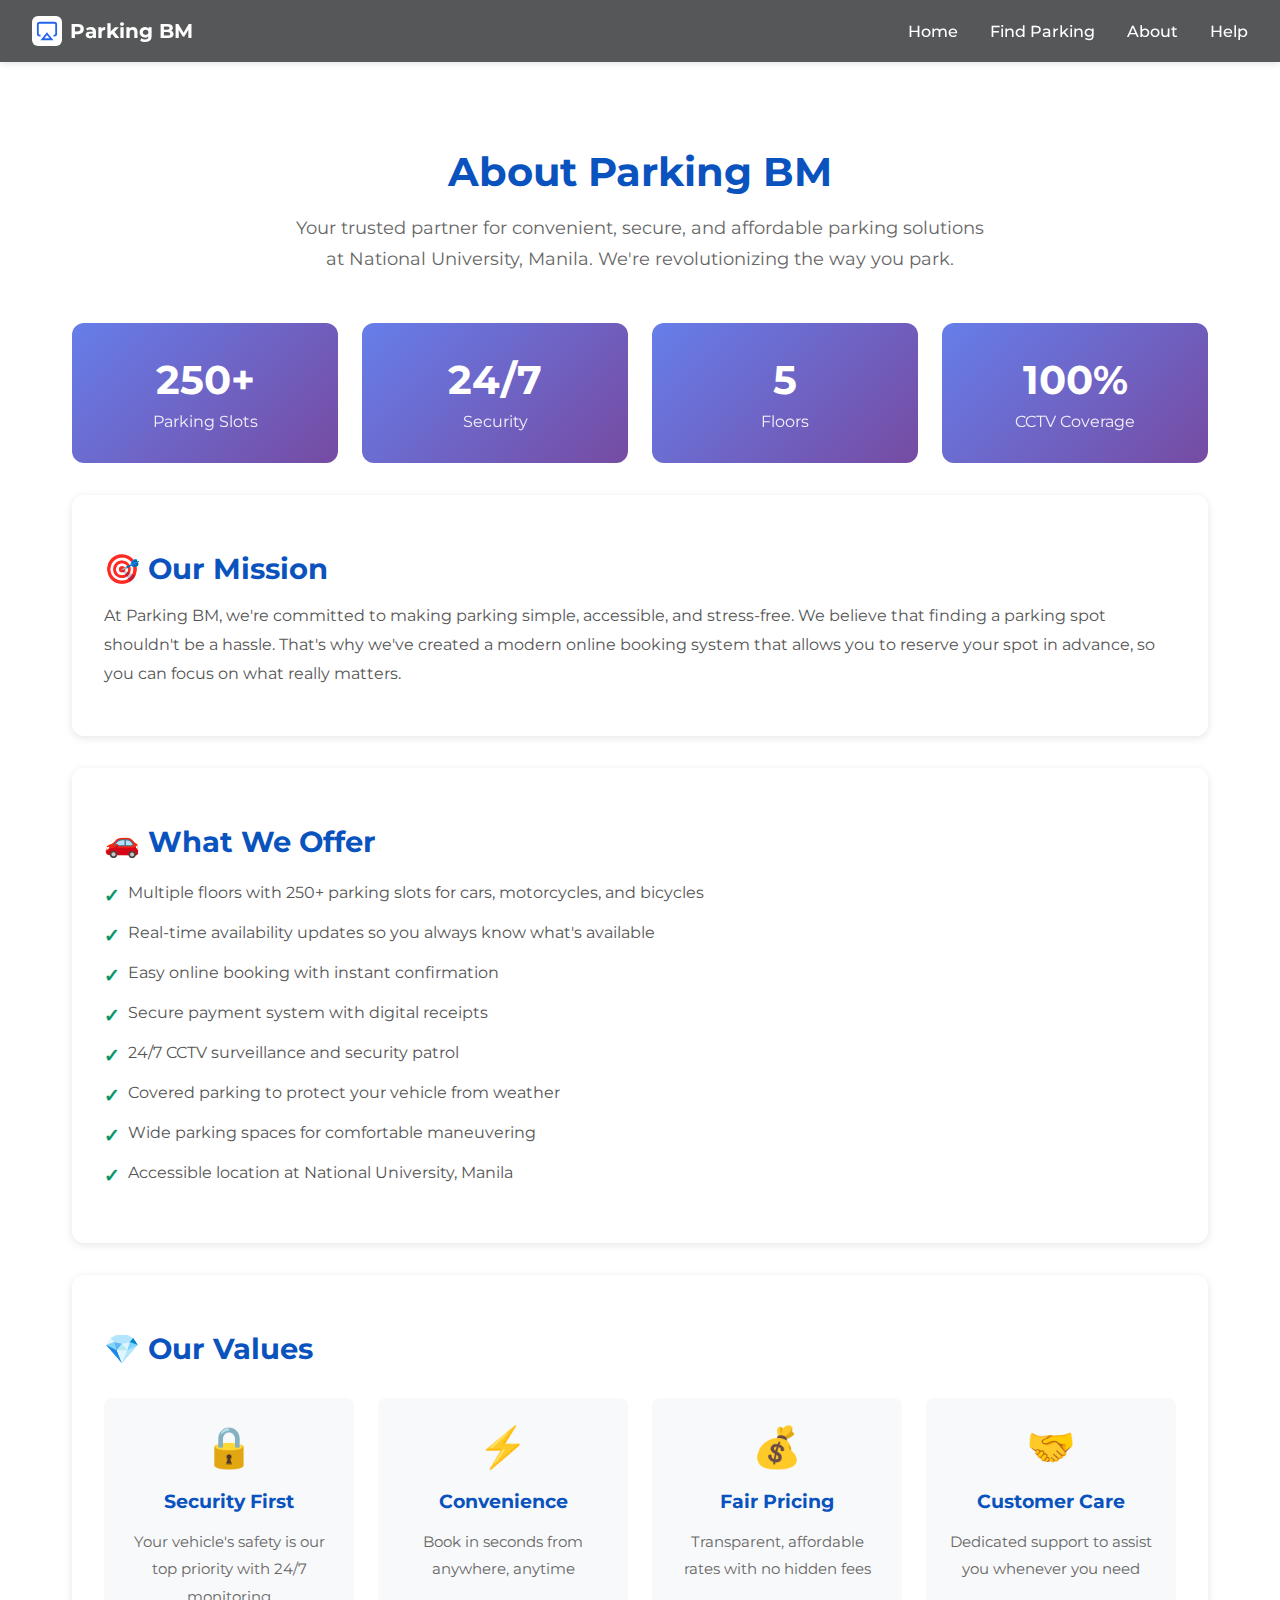
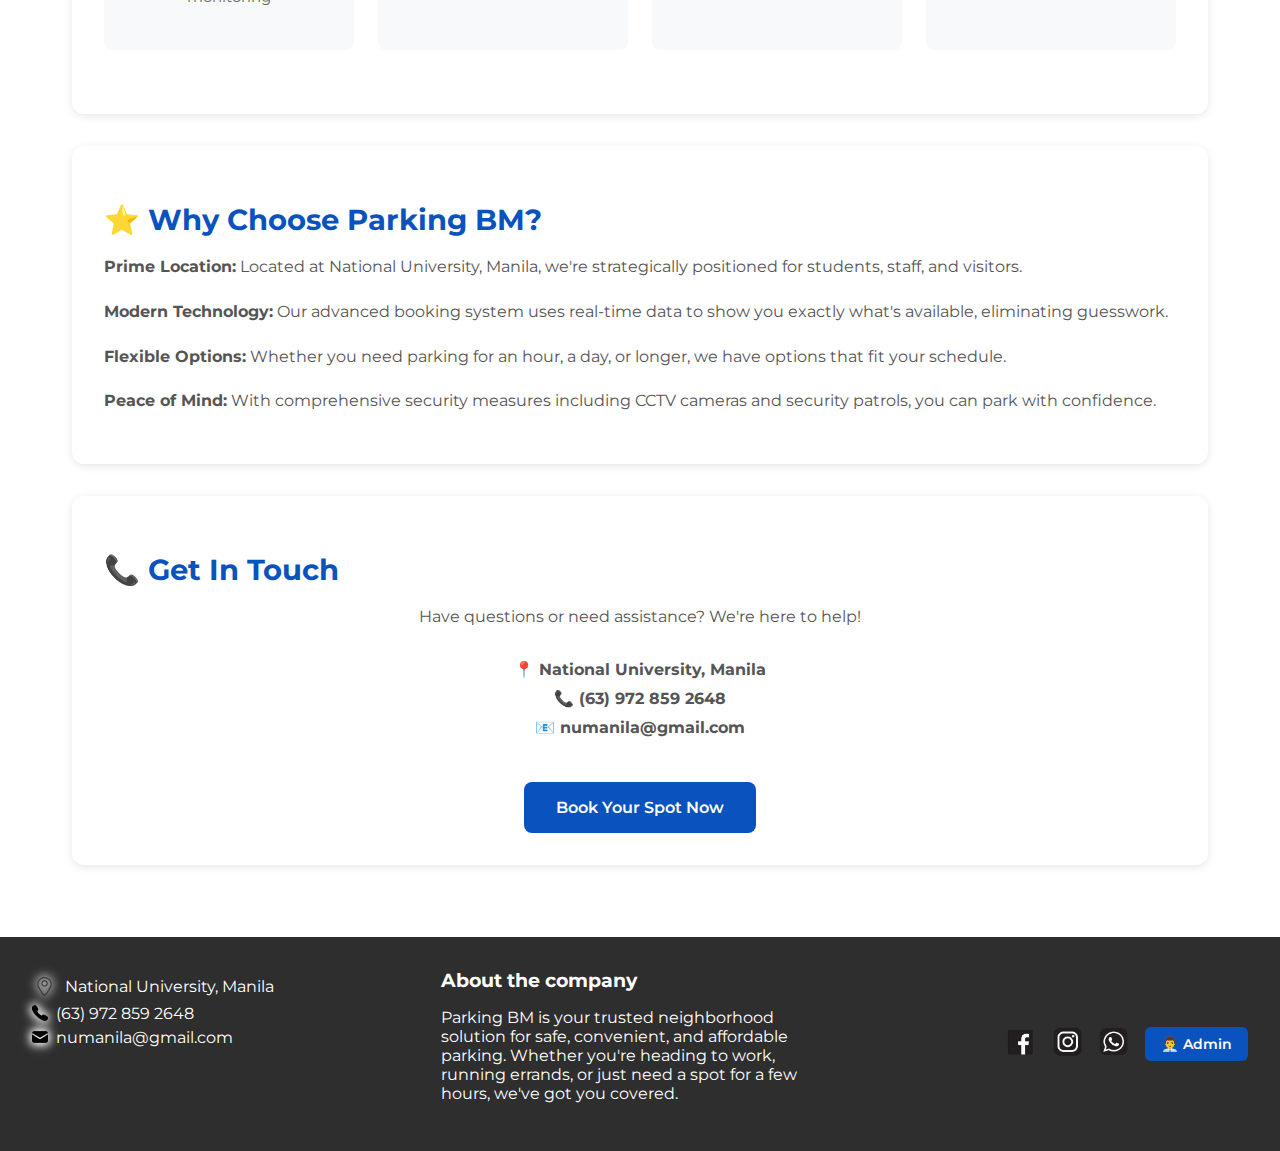
<file: about.html>
<!DOCTYPE html>
<html lang="en">
<head>
  <meta charset="UTF-8" />
  <meta name="viewport" content="width=device-width, initial-scale=1.0" />
  <title>About Us - Parking BM</title>

  <!-- Main stylesheet -->
  <link rel="stylesheet" href="parking.css" />

  <!-- Google Fonts -->
  <link rel="preconnect" href="https://fonts.googleapis.com">
  <link rel="preconnect" href="https://fonts.gstatic.com" crossorigin>
  <link href="https://fonts.googleapis.com/css2?family=Montserrat:wght@400;700&display=swap"
    rel="stylesheet">

  <style>
    .about-container {
      padding: 120px 2rem 40px;
      max-width: 1200px;
      margin: 0 auto;
    }

    .about-hero {
      text-align: center;
      margin-bottom: 3rem;
    }

    .about-hero h1 {
      font-size: 2.5rem;
      color: #0a53be;
      margin-bottom: 1rem;
    }

    .about-hero p {
      font-size: 1.1rem;
      color: #666;
      max-width: 700px;
      margin: 0 auto;
      line-height: 1.8;
    }

    .about-section {
      background: #fff;
      padding: 2rem;
      border-radius: 12px;
      box-shadow: 0 2px 8px rgba(0,0,0,.1);
      margin-bottom: 2rem;
    }

    .about-section h2 {
      color: #0a53be;
      font-size: 1.8rem;
      margin-bottom: 1rem;
      display: flex;
      align-items: center;
      gap: 0.5rem;
    }

    .about-section p {
      color: #555;
      line-height: 1.8;
      margin-bottom: 1rem;
    }

    .about-section ul {
      list-style: none;
      padding: 0;
    }

    .about-section ul li {
      padding: 0.5rem 0;
      color: #555;
      display: flex;
      align-items: start;
      gap: 0.5rem;
    }

    .about-section ul li::before {
      content: "✓";
      color: #059669;
      font-weight: bold;
      font-size: 1.2rem;
    }

    .stats-grid {
      display: grid;
      grid-template-columns: repeat(auto-fit, minmax(200px, 1fr));
      gap: 1.5rem;
      margin: 2rem 0;
    }

    .stat-box {
      background: linear-gradient(135deg, #667eea 0%, #764ba2 100%);
      padding: 2rem;
      border-radius: 12px;
      text-align: center;
      color: white;
    }

    .stat-box .number {
      font-size: 2.5rem;
      font-weight: 700;
      margin-bottom: 0.5rem;
    }

    .stat-box .label {
      font-size: 1rem;
      opacity: 0.9;
    }

    .team-section {
      text-align: center;
      padding: 2rem 0;
    }

    .team-section h2 {
      color: #0a53be;
      margin-bottom: 2rem;
    }

    .values-grid {
      display: grid;
      grid-template-columns: repeat(auto-fit, minmax(250px, 1fr));
      gap: 1.5rem;
      margin: 2rem 0;
    }

    .value-card {
      padding: 1.5rem;
      background: #f8f9fa;
      border-radius: 8px;
      text-align: center;
      transition: transform 0.2s;
    }

    .value-card:hover {
      transform: translateY(-5px);
    }

    .value-card .icon {
      font-size: 2.5rem;
      margin-bottom: 1rem;
    }

    .value-card h3 {
      color: #0a53be;
      margin-bottom: 0.5rem;
    }

    .value-card p {
      color: #666;
      font-size: 0.95rem;
    }
  </style>
</head>
<body>

  <!-- ▸ NAVBAR -------------------------------- -->
  <header class="navbar">
    <div class="logo">
      <svg width="30" height="30" viewBox="0 0 24 24" fill="none" stroke="currentColor" stroke-width="2">
        <path d="M5 17H4a2 2 0 0 1-2-2V5a2 2 0 0 1 2-2h16a2 2 0 0 1 2 2v10a2 2 0 0 1-2 2h-1"/>
        <polygon points="12 15 17 21 7 21 12 15"/>
      </svg>
      Parking BM
    </div>

    <nav class="nav-links">
      <a href="index.html">Home</a>
      <a href="form.html">Find Parking</a>
      <a href="about.html">About</a>
      <a href="help.html">Help</a>
    </nav>
  </header>

  <!-- ▸ ABOUT CONTENT -------------------------------- -->
  <div class="about-container">
    <div class="about-hero">
      <h1>About Parking BM</h1>
      <p>
        Your trusted partner for convenient, secure, and affordable parking solutions
        at National University, Manila. We're revolutionizing the way you park.
      </p>
    </div>

    <!-- Stats -->
    <div class="stats-grid">
      <div class="stat-box">
        <div class="number">250+</div>
        <div class="label">Parking Slots</div>
      </div>
      <div class="stat-box">
        <div class="number">24/7</div>
        <div class="label">Security</div>
      </div>
      <div class="stat-box">
        <div class="number">5</div>
        <div class="label">Floors</div>
      </div>
      <div class="stat-box">
        <div class="number">100%</div>
        <div class="label">CCTV Coverage</div>
      </div>
    </div>

    <!-- Mission -->
    <div class="about-section">
      <h2>🎯 Our Mission</h2>
      <p>
        At Parking BM, we're committed to making parking simple, accessible, and stress-free. 
        We believe that finding a parking spot shouldn't be a hassle. That's why we've created 
        a modern online booking system that allows you to reserve your spot in advance, so you 
        can focus on what really matters.
      </p>
    </div>

    <!-- What We Offer -->
    <div class="about-section">
      <h2>🚗 What We Offer</h2>
      <ul>
        <li>Multiple floors with 250+ parking slots for cars, motorcycles, and bicycles</li>
        <li>Real-time availability updates so you always know what's available</li>
        <li>Easy online booking with instant confirmation</li>
        <li>Secure payment system with digital receipts</li>
        <li>24/7 CCTV surveillance and security patrol</li>
        <li>Covered parking to protect your vehicle from weather</li>
        <li>Wide parking spaces for comfortable maneuvering</li>
        <li>Accessible location at National University, Manila</li>
      </ul>
    </div>

    <!-- Our Values -->
    <div class="about-section">
      <h2>💎 Our Values</h2>
      <div class="values-grid">
        <div class="value-card">
          <div class="icon">🔒</div>
          <h3>Security First</h3>
          <p>Your vehicle's safety is our top priority with 24/7 monitoring</p>
        </div>
        <div class="value-card">
          <div class="icon">⚡</div>
          <h3>Convenience</h3>
          <p>Book in seconds from anywhere, anytime</p>
        </div>
        <div class="value-card">
          <div class="icon">💰</div>
          <h3>Fair Pricing</h3>
          <p>Transparent, affordable rates with no hidden fees</p>
        </div>
        <div class="value-card">
          <div class="icon">🤝</div>
          <h3>Customer Care</h3>
          <p>Dedicated support to assist you whenever you need</p>
        </div>
      </div>
    </div>

    <!-- Why Choose Us -->
    <div class="about-section">
      <h2>⭐ Why Choose Parking BM?</h2>
      <p>
        <strong>Prime Location:</strong> Located at National University, Manila, we're strategically 
        positioned for students, staff, and visitors.
      </p>
      <p>
        <strong>Modern Technology:</strong> Our advanced booking system uses real-time data to show 
        you exactly what's available, eliminating guesswork.
      </p>
      <p>
        <strong>Flexible Options:</strong> Whether you need parking for an hour, a day, or longer, 
        we have options that fit your schedule.
      </p>
      <p>
        <strong>Peace of Mind:</strong> With comprehensive security measures including CCTV cameras 
        and security patrols, you can park with confidence.
      </p>
    </div>

    <!-- Contact CTA -->
    <div class="about-section" style="text-align: center;">
      <h2>📞 Get In Touch</h2>
      <p>
        Have questions or need assistance? We're here to help!
      </p>
      <p style="margin: 1.5rem 0;">
        <strong>📍 National University, Manila</strong><br>
        <strong>📞 (63) 972 859 2648</strong><br>
        <strong>📧 numanila@gmail.com</strong>
      </p>
      <a href="form.html" style="display: inline-block; padding: 1rem 2rem; background: #0a53be; color: white; border-radius: 8px; text-decoration: none; font-weight: 600; margin-top: 1rem;">
        Book Your Spot Now
      </a>
    </div>
  </div>

  <!-- ▸ FOOTER -------------------------------- -->
  <footer class="footer">
    <div class="contact">
      <p>
        <img src="pictures/location.png" alt="Location" class="contact-icon icon-location">
        National University, Manila
      </p>
      <p>
        <img src="pictures/call.png" alt="Phone" class="contact-icon icon-phone">
        (63) 972 859 2648
      </p>
      <p>
        <img src="pictures/gmail.png" alt="Email" class="contact-icon icon-email">
        numanila@gmail.com
      </p>
    </div>

    <div class="about">
      <h3>About the company</h3>
      <p>
        Parking BM is your trusted neighborhood solution for safe,
        convenient, and affordable parking. Whether you're heading to work,
        running errands, or just need a spot for a few hours, we've got you
        covered.
      </p>
    </div>

    <div class="socials">
      <a href="#"><img src="pictures/facebook.png"  alt="Facebook"  class="social-icon"></a>
      <a href="#"><img src="pictures/instagram.png" alt="Instagram" class="social-icon"></a>
      <a href="#"><img src="pictures/whatsapp.png"  alt="WhatsApp"  class="social-icon"></a>
      <a href="admin-login.html" style="margin-left: auto; padding: 0.5rem 1rem; background: #0a53be; color: white; border-radius: 6px; text-decoration: none; font-weight: 600; font-size: 0.9rem;">👨‍💼 Admin</a>
    </div>
  </footer>

</body>
</html>
</file>
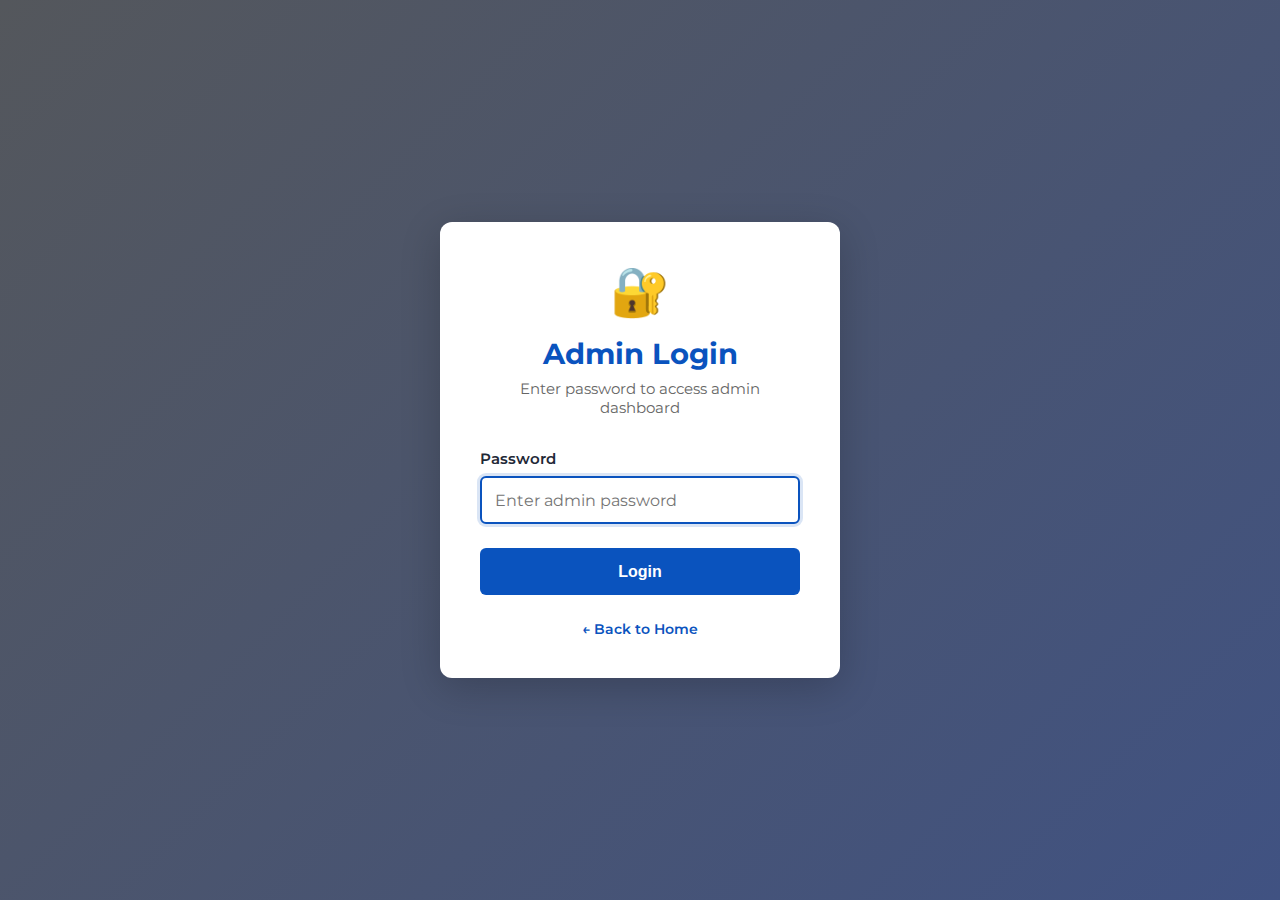
<file: admin-login.html>
<!DOCTYPE html>
<html lang="en">
<head>
  <meta charset="UTF-8" />
  <meta name="viewport" content="width=device-width, initial-scale=1.0" />
  <title>Parking BM • Admin Login</title>

  <!-- Main stylesheet -->
  <link rel="stylesheet" href="parking.css" />

  <!-- Google Fonts -->
  <link rel="preconnect" href="https://fonts.googleapis.com">
  <link rel="preconnect" href="https://fonts.gstatic.com" crossorigin>
  <link href="https://fonts.googleapis.com/css2?family=Montserrat:wght@400;700&display=swap"
    rel="stylesheet">

  <style>
    body {
      display: flex;
      align-items: center;
      justify-content: center;
      min-height: 100vh;
      background: linear-gradient(135deg, #54575c 0%, #405282 100%);
      padding: 1rem;
    }

    .login-container {
      background: #fff;
      padding: 2.5rem;
      border-radius: 12px;
      box-shadow: 0 10px 40px rgba(0,0,0,0.2);
      width: 100%;
      max-width: 400px;
    }

    .login-header {
      text-align: center;
      margin-bottom: 2rem;
    }

    .login-header h1 {
      margin: 0 0 0.5rem;
      color: #0a53be;
      font-size: 1.8rem;
    }

    .login-header p {
      margin: 0;
      color: #666;
      font-size: 0.95rem;
    }

    .login-form {
      display: flex;
      flex-direction: column;
      gap: 1.5rem;
    }

    .form-group {
      display: flex;
      flex-direction: column;
      gap: 0.5rem;
    }

    .form-group label {
      font-weight: 600;
      color: #1f2937;
      font-size: 0.95rem;
    }

    .form-group input {
      padding: 0.8rem;
      border: 2px solid #d1d5db;
      border-radius: 6px;
      font-family: 'Montserrat', sans-serif;
      font-size: 1rem;
      transition: border-color 0.2s;
    }

    .form-group input:focus {
      outline: none;
      border-color: #0a53be;
      box-shadow: 0 0 0 3px rgba(10, 83, 190, 0.15);
    }

    .login-btn {
      padding: 0.9rem;
      background: #0a53be;
      color: white;
      border: none;
      border-radius: 6px;
      font-weight: 700;
      font-size: 1rem;
      cursor: pointer;
      transition: background 0.2s;
    }

    .login-btn:hover {
      background: #084298;
    }

    .login-btn:active {
      transform: translateY(1px);
    }

    .error-message {
      display: none;
      padding: 0.8rem;
      background: #fee2e2;
      color: #dc2626;
      border-radius: 6px;
      text-align: center;
      font-weight: 600;
      font-size: 0.9rem;
    }

    .error-message.show {
      display: block;
    }

    .back-link {
      text-align: center;
      margin-top: 1.5rem;
    }

    .back-link a {
      color: #0a53be;
      text-decoration: none;
      font-size: 0.9rem;
      font-weight: 600;
    }

    .back-link a:hover {
      opacity: 0.8;
    }

    .icon {
      text-align: center;
      font-size: 3rem;
      margin-bottom: 1rem;
    }
  </style>
</head>
<body>
  <div class="login-container">
    <div class="login-header">
      <div class="icon">🔐</div>
      <h1>Admin Login</h1>
      <p>Enter password to access admin dashboard</p>
    </div>

    <div class="login-form">
      <div class="error-message" id="errorMessage"></div>

      <div class="form-group">
        <label for="password">Password</label>
        <input 
          type="password" 
          id="password" 
          placeholder="Enter admin password"
          onkeypress="handleKeyPress(event)"
        >
      </div>

      <button class="login-btn" onclick="validatePassword()">Login</button>
    </div>

    <div class="back-link">
      <a href="index.html">← Back to Home</a>
    </div>
  </div>

  <script>
    const ADMIN_PASSWORD = 'Admin123';

    function validatePassword() {
      const password = document.getElementById('password').value;
      const errorMsg = document.getElementById('errorMessage');

      if (password === ADMIN_PASSWORD) {
        // Store authentication in sessionStorage
        sessionStorage.setItem('adminAuth', 'true');
        // Redirect to admin dashboard
        window.location = 'admin.html';
      } else {
        errorMsg.textContent = 'Invalid password. Please try again.';
        errorMsg.classList.add('show');
        document.getElementById('password').value = '';
        document.getElementById('password').focus();
      }
    }

    function handleKeyPress(event) {
      if (event.key === 'Enter') {
        validatePassword();
      }
    }

    // Focus on password input on load
    document.getElementById('password').focus();
  </script>
</body>
</html>
</file>
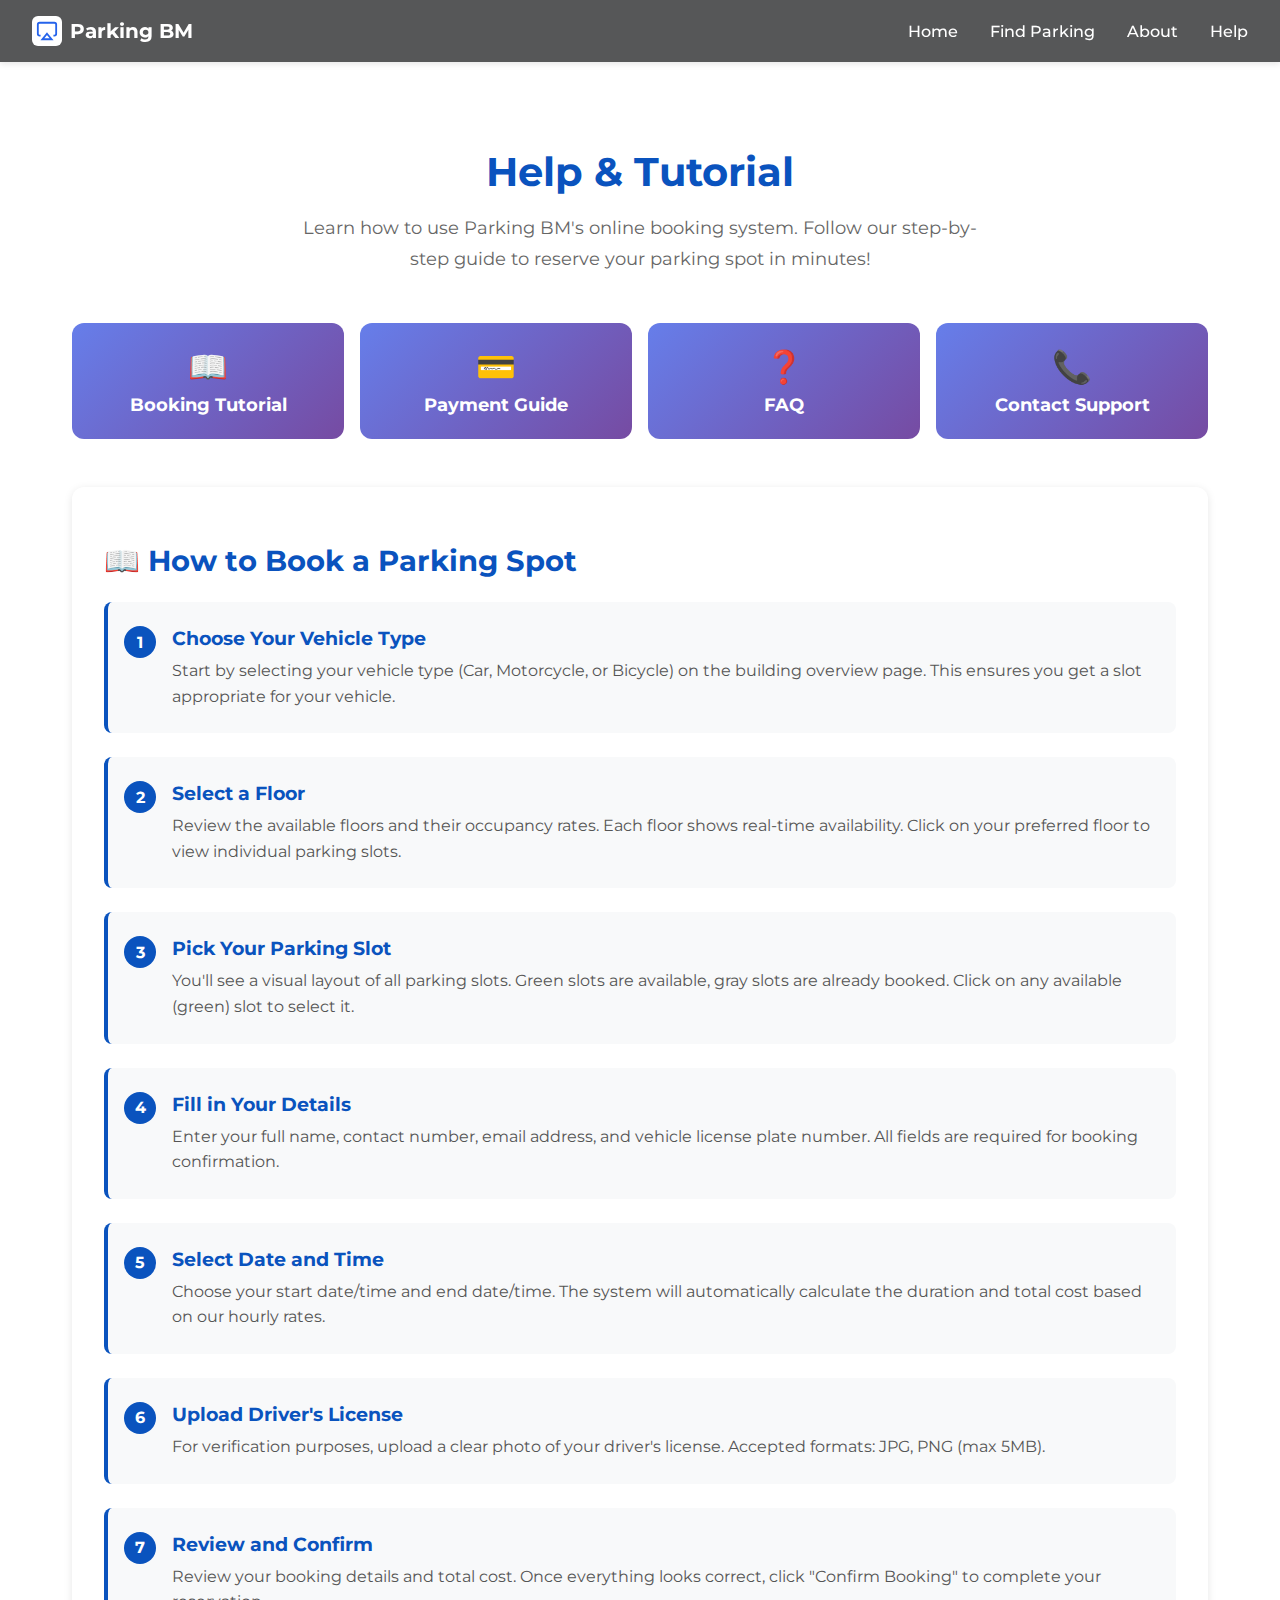
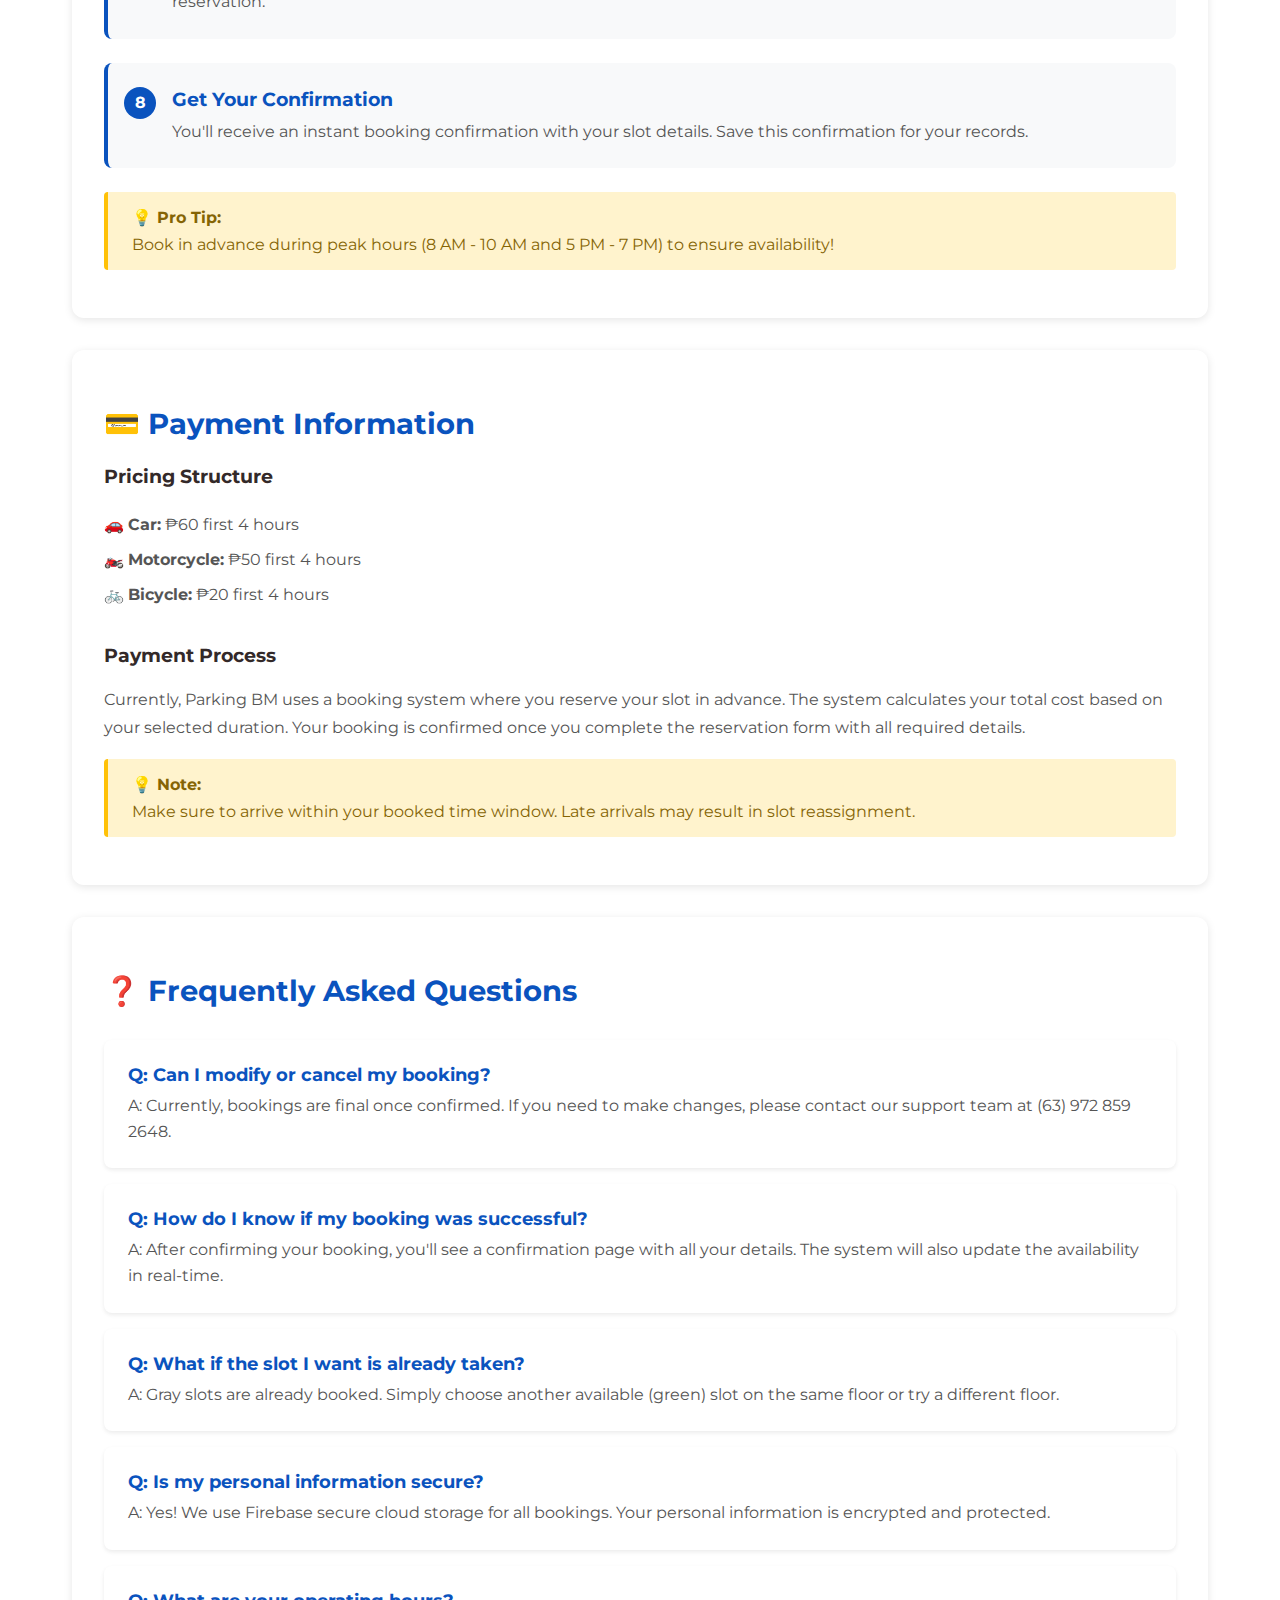
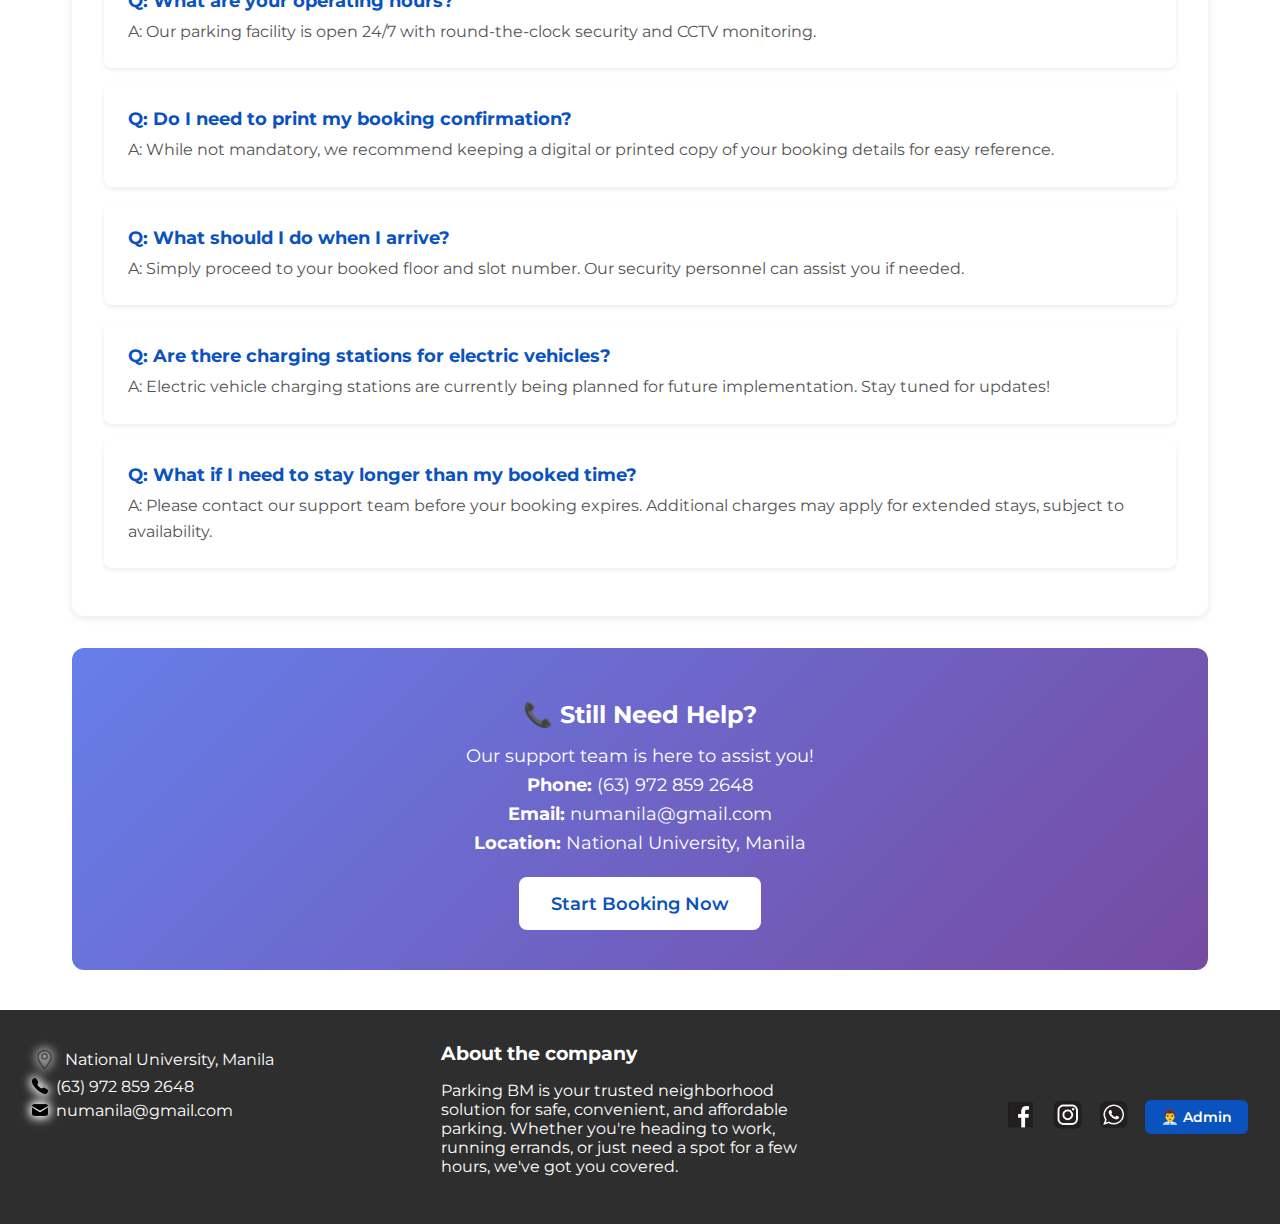
<file: help.html>
<!DOCTYPE html>
<html lang="en">
<head>
  <meta charset="UTF-8" />
  <meta name="viewport" content="width=device-width, initial-scale=1.0" />
  <title>Help & Tutorial - Parking BM</title>

  <!-- Main stylesheet -->
  <link rel="stylesheet" href="parking.css" />

  <!-- Google Fonts -->
  <link rel="preconnect" href="https://fonts.googleapis.com">
  <link rel="preconnect" href="https://fonts.gstatic.com" crossorigin>
  <link href="https://fonts.googleapis.com/css2?family=Montserrat:wght@400;700&display=swap"
    rel="stylesheet">

  <style>
    html {
      scroll-behavior: smooth;
    }

    .help-container {
      padding: 120px 2rem 40px;
      max-width: 1200px;
      margin: 0 auto;
    }

    .help-hero {
      text-align: center;
      margin-bottom: 3rem;
    }

    .help-hero h1 {
      font-size: 2.5rem;
      color: #0a53be;
      margin-bottom: 1rem;
    }

    .help-hero p {
      font-size: 1.1rem;
      color: #666;
      max-width: 700px;
      margin: 0 auto;
      line-height: 1.8;
    }

    .quick-links {
      display: grid;
      grid-template-columns: repeat(auto-fit, minmax(200px, 1fr));
      gap: 1rem;
      margin-bottom: 3rem;
    }

    .quick-link-card {
      background: linear-gradient(135deg, #667eea 0%, #764ba2 100%);
      padding: 1.5rem;
      border-radius: 12px;
      text-align: center;
      color: white;
      text-decoration: none;
      transition: transform 0.2s;
    }

    .quick-link-card:hover {
      transform: translateY(-5px);
    }

    .quick-link-card .icon {
      font-size: 2rem;
      margin-bottom: 0.5rem;
    }

    .quick-link-card h3 {
      font-size: 1.1rem;
      margin: 0;
    }

    .tutorial-section {
      background: #fff;
      padding: 2rem;
      border-radius: 12px;
      box-shadow: 0 2px 8px rgba(0,0,0,.1);
      margin-bottom: 2rem;
    }

    .tutorial-section h2 {
      color: #0a53be;
      font-size: 1.8rem;
      margin-bottom: 1.5rem;
      display: flex;
      align-items: center;
      gap: 0.5rem;
    }

    .tutorial-steps {
      list-style: none;
      padding: 0;
      counter-reset: step-counter;
    }

    .tutorial-steps li {
      counter-increment: step-counter;
      position: relative;
      padding: 1.5rem 1.5rem 1.5rem 4rem;
      margin-bottom: 1.5rem;
      background: #f8f9fa;
      border-radius: 8px;
      border-left: 4px solid #0a53be;
    }

    .tutorial-steps li::before {
      content: counter(step-counter);
      position: absolute;
      left: 1rem;
      top: 1.5rem;
      background: #0a53be;
      color: white;
      width: 2rem;
      height: 2rem;
      border-radius: 50%;
      display: flex;
      align-items: center;
      justify-content: center;
      font-weight: 700;
    }

    .tutorial-steps li h3 {
      color: #0a53be;
      margin: 0 0 0.5rem 0;
      font-size: 1.2rem;
    }

    .tutorial-steps li p {
      color: #555;
      line-height: 1.6;
      margin: 0;
    }

    .tip-box {
      background: #fff3cd;
      border-left: 4px solid #ffc107;
      padding: 1rem 1.5rem;
      margin: 1rem 0;
      border-radius: 4px;
    }

    .tip-box strong {
      color: #856404;
    }

    .tip-box p {
      color: #856404;
      margin: 0.5rem 0 0 0;
    }

    .faq-section {
      margin-top: 2rem;
    }

    .faq-item {
      background: #fff;
      padding: 1.5rem;
      border-radius: 8px;
      margin-bottom: 1rem;
      box-shadow: 0 2px 4px rgba(0,0,0,.08);
    }

    .faq-item h3 {
      color: #0a53be;
      margin: 0 0 0.5rem 0;
      font-size: 1.1rem;
    }

    .faq-item p {
      color: #555;
      line-height: 1.6;
      margin: 0;
    }

    .contact-help {
      background: linear-gradient(135deg, #667eea 0%, #764ba2 100%);
      color: white;
      padding: 2rem;
      border-radius: 12px;
      text-align: center;
      margin-top: 2rem;
    }

    .contact-help h2 {
      color: white;
      margin-bottom: 1rem;
    }

    .contact-help p {
      margin: 0.5rem 0;
      font-size: 1.1rem;
    }
  </style>
</head>
<body>

  <!-- ▸ NAVBAR -------------------------------- -->
  <header class="navbar">
    <div class="logo">
      <svg width="30" height="30" viewBox="0 0 24 24" fill="none" stroke="currentColor" stroke-width="2">
        <path d="M5 17H4a2 2 0 0 1-2-2V5a2 2 0 0 1 2-2h16a2 2 0 0 1 2 2v10a2 2 0 0 1-2 2h-1"/>
        <polygon points="12 15 17 21 7 21 12 15"/>
      </svg>
      Parking BM
    </div>

    <nav class="nav-links">
      <a href="index.html">Home</a>
      <a href="form.html">Find Parking</a>
      <a href="about.html">About</a>
      <a href="help.html">Help</a>
    </nav>
  </header>

  <!-- ▸ HELP CONTENT -------------------------------- -->
  <div class="help-container">
    <div class="help-hero">
      <h1>Help & Tutorial</h1>
      <p>
        Learn how to use Parking BM's online booking system. Follow our step-by-step guide
        to reserve your parking spot in minutes!
      </p>
    </div>

    <!-- Quick Links -->
    <div class="quick-links">
      <a href="#booking-tutorial" class="quick-link-card">
        <div class="icon">📖</div>
        <h3>Booking Tutorial</h3>
      </a>
      <a href="#payment-guide" class="quick-link-card">
        <div class="icon">💳</div>
        <h3>Payment Guide</h3>
      </a>
      <a href="#faq" class="quick-link-card">
        <div class="icon">❓</div>
        <h3>FAQ</h3>
      </a>
      <a href="#contact-support" class="quick-link-card">
        <div class="icon">📞</div>
        <h3>Contact Support</h3>
      </a>
    </div>

    <!-- Booking Tutorial -->
    <div class="tutorial-section" id="booking-tutorial">
      <h2>📖 How to Book a Parking Spot</h2>
      <ol class="tutorial-steps">
        <li>
          <h3>Choose Your Vehicle Type</h3>
          <p>
            Start by selecting your vehicle type (Car, Motorcycle, or Bicycle) on the building 
            overview page. This ensures you get a slot appropriate for your vehicle.
          </p>
        </li>
        <li>
          <h3>Select a Floor</h3>
          <p>
            Review the available floors and their occupancy rates. Each floor shows real-time 
            availability. Click on your preferred floor to view individual parking slots.
          </p>
        </li>
        <li>
          <h3>Pick Your Parking Slot</h3>
          <p>
            You'll see a visual layout of all parking slots. Green slots are available, 
            gray slots are already booked. Click on any available (green) slot to select it.
          </p>
        </li>
        <li>
          <h3>Fill in Your Details</h3>
          <p>
            Enter your full name, contact number, email address, and vehicle license plate number. 
            All fields are required for booking confirmation.
          </p>
        </li>
        <li>
          <h3>Select Date and Time</h3>
          <p>
            Choose your start date/time and end date/time. The system will automatically calculate 
            the duration and total cost based on our hourly rates.
          </p>
        </li>
        <li>
          <h3>Upload Driver's License</h3>
          <p>
            For verification purposes, upload a clear photo of your driver's license. 
            Accepted formats: JPG, PNG (max 5MB).
          </p>
        </li>
        <li>
          <h3>Review and Confirm</h3>
          <p>
            Review your booking details and total cost. Once everything looks correct, 
            click "Confirm Booking" to complete your reservation.
          </p>
        </li>
        <li>
          <h3>Get Your Confirmation</h3>
          <p>
            You'll receive an instant booking confirmation with your slot details. 
            Save this confirmation for your records.
          </p>
        </li>
      </ol>

      <div class="tip-box">
        <strong>💡 Pro Tip:</strong>
        <p>Book in advance during peak hours (8 AM - 10 AM and 5 PM - 7 PM) to ensure availability!</p>
      </div>
    </div>

    <!-- Payment Guide -->
    <div class="tutorial-section" id="payment-guide">
      <h2>💳 Payment Information</h2>
      <h3>Pricing Structure</h3>
      <ul style="list-style: none; padding: 0;">
        <li style="padding: 0.5rem 0; color: #555;">🚗 <strong>Car:</strong> ₱60 first 4 hours</li>
        <li style="padding: 0.5rem 0; color: #555;">🏍️ <strong>Motorcycle:</strong> ₱50 first 4 hours</li>
        <li style="padding: 0.5rem 0; color: #555;">🚲 <strong>Bicycle:</strong> ₱20 first 4 hours</li>
      </ul>

      <h3 style="margin-top: 2rem;">Payment Process</h3>
      <p style="color: #555; line-height: 1.8;">
        Currently, Parking BM uses a booking system where you reserve your slot in advance. 
        The system calculates your total cost based on your selected duration. Your booking 
        is confirmed once you complete the reservation form with all required details.
      </p>

      <div class="tip-box">
        <strong>💡 Note:</strong>
        <p>Make sure to arrive within your booked time window. Late arrivals may result in slot reassignment.</p>
      </div>
    </div>

    <!-- FAQ Section -->
    <div class="tutorial-section" id="faq">
      <h2>❓ Frequently Asked Questions</h2>
      <div class="faq-section">
        <div class="faq-item">
          <h3>Q: Can I modify or cancel my booking?</h3>
          <p>
            A: Currently, bookings are final once confirmed. If you need to make changes, 
            please contact our support team at (63) 972 859 2648.
          </p>
        </div>

        <div class="faq-item">
          <h3>Q: How do I know if my booking was successful?</h3>
          <p>
            A: After confirming your booking, you'll see a confirmation page with all your 
            details. The system will also update the availability in real-time.
          </p>
        </div>

        <div class="faq-item">
          <h3>Q: What if the slot I want is already taken?</h3>
          <p>
            A: Gray slots are already booked. Simply choose another available (green) slot 
            on the same floor or try a different floor.
          </p>
        </div>

        <div class="faq-item">
          <h3>Q: Is my personal information secure?</h3>
          <p>
            A: Yes! We use Firebase secure cloud storage for all bookings. Your personal 
            information is encrypted and protected.
          </p>
        </div>

        <div class="faq-item">
          <h3>Q: What are your operating hours?</h3>
          <p>
            A: Our parking facility is open 24/7 with round-the-clock security and CCTV monitoring.
          </p>
        </div>

        <div class="faq-item">
          <h3>Q: Do I need to print my booking confirmation?</h3>
          <p>
            A: While not mandatory, we recommend keeping a digital or printed copy of your 
            booking details for easy reference.
          </p>
        </div>

        <div class="faq-item">
          <h3>Q: What should I do when I arrive?</h3>
          <p>
            A: Simply proceed to your booked floor and slot number. Our security personnel 
            can assist you if needed.
          </p>
        </div>

        <div class="faq-item">
          <h3>Q: Are there charging stations for electric vehicles?</h3>
          <p>
            A: Electric vehicle charging stations are currently being planned for future implementation. 
            Stay tuned for updates!
          </p>
        </div>

        <div class="faq-item">
          <h3>Q: What if I need to stay longer than my booked time?</h3>
          <p>
            A: Please contact our support team before your booking expires. Additional charges 
            may apply for extended stays, subject to availability.
          </p>
        </div>
      </div>
    </div>

    <!-- Contact Support -->
    <div class="contact-help" id="contact-support">
      <h2>📞 Still Need Help?</h2>
      <p>Our support team is here to assist you!</p>
      <p><strong>Phone:</strong> (63) 972 859 2648</p>
      <p><strong>Email:</strong> numanila@gmail.com</p>
      <p><strong>Location:</strong> National University, Manila</p>
      <p style="margin-top: 1.5rem;">
        <a href="form.html" style="display: inline-block; padding: 1rem 2rem; background: white; color: #0a53be; border-radius: 8px; text-decoration: none; font-weight: 600;">
          Start Booking Now
        </a>
      </p>
    </div>
  </div>

  <!-- ▸ FOOTER -------------------------------- -->
  <footer class="footer">
    <div class="contact">
      <p>
        <img src="pictures/location.png" alt="Location" class="contact-icon icon-location">
        National University, Manila
      </p>
      <p>
        <img src="pictures/call.png" alt="Phone" class="contact-icon icon-phone">
        (63) 972 859 2648
      </p>
      <p>
        <img src="pictures/gmail.png" alt="Email" class="contact-icon icon-email">
        numanila@gmail.com
      </p>
    </div>

    <div class="about">
      <h3>About the company</h3>
      <p>
        Parking BM is your trusted neighborhood solution for safe,
        convenient, and affordable parking. Whether you're heading to work,
        running errands, or just need a spot for a few hours, we've got you
        covered.
      </p>
    </div>

    <div class="socials">
      <a href="#"><img src="pictures/facebook.png"  alt="Facebook"  class="social-icon"></a>
      <a href="#"><img src="pictures/instagram.png" alt="Instagram" class="social-icon"></a>
      <a href="#"><img src="pictures/whatsapp.png"  alt="WhatsApp"  class="social-icon"></a>
      <a href="admin-login.html" style="margin-left: auto; padding: 0.5rem 1rem; background: #0a53be; color: white; border-radius: 6px; text-decoration: none; font-weight: 600; font-size: 0.9rem;">👨‍💼 Admin</a>
    </div>
  </footer>

</body>
</html>
</file>
<file: parking.css>
/* ========== 1. Base Styles (All Pages) ========== */
*,
*::before,
*::after {
  box-sizing: border-box;
}

body {
  margin: 0;
  font-family: 'Montserrat', sans-serif;
  background: #ffffff;
  color: #332929;
}

/* ========== 2. Navbar/Header (All Pages) ========== */
.navbar {
  position: fixed;
  top: 0; left: 0; width: 100%; z-index: 1000;
  display: flex; justify-content: space-between; align-items: center;
  background: #565758; color: #fff; padding: 1rem 2rem;
  box-shadow: 0 2px 6px rgba(0,0,0,0.1);
}
.logo {
  font-weight: 700; font-size: 1.25rem;
  display: flex; align-items: center; gap: 0.5rem;
  color: #fff;
}
.logo svg {
  background: #fff; color: #2563eb;
  padding: 0.25rem; border-radius: 6px;
}
.nav-links {
  display: flex; gap: 2rem;
}
.nav-links a {
  color: #fff; text-decoration: none; font-weight: 500;
  transition: opacity 0.2s;
}
.nav-links a:hover {
  opacity: 0.8;
}
.search {
  display: flex; align-items: center; gap: 0.5rem;
}
.search input {
  padding: 0.4rem 0.8rem; border: none; border-radius: 20px;
}

/* ========== 3. Hero Section (home.html) ========== */
.hero {
  background: linear-gradient(135deg, #54575c 0%, #405282 100%);
  color: #fff;
  padding: 100px 2rem 60px;
  min-height: 400px;
}
.hero-content {
  max-width: 1200px;
  margin: 0 auto;
  display: flex;
  justify-content: space-between;
  align-items: center;
  gap: 3rem;
}
.hero-text {
  flex: 1;
  max-width: 600px;
}
.hero-text h1 {
  font-size: 3rem; 
  font-weight: 700; 
  margin: 0 0 1rem;
  line-height: 1.2;
  color: #fff;
}
.hero-text p {
  font-size: 1.15rem; 
  margin-bottom: 2rem;
  opacity: 0.95;
  line-height: 1.6;
}
.cta-button {
  display: inline-block;
  padding: 0.85rem 2rem; 
  font-weight: 600; 
  font-size: 1rem;
  border: none; 
  border-radius: 6px;
  background: #fff; 
  color: #2563eb; 
  text-decoration: none;
  cursor: pointer;
  transition: transform 0.2s, box-shadow 0.2s;
  box-shadow: 0 4px 6px rgba(0,0,0,0.1);
}
.cta-button:hover {
  transform: translateY(-2px);
  box-shadow: 0 6px 12px rgba(0,0,0,0.15);
}
.car-image {
  flex: 1;
  display: flex;
  justify-content: center;
  align-items: center;
}
.car-image img {
  width: 100%;
  max-width: 500px;
  height: auto;
  display: block;
}

/* ========== 3.5 Features Section (home.html) ========== */
.features-section {
  padding: 80px 2rem;
  background: #ffffff;
  text-align: center;
}
.features-title {
  font-size: 2.25rem;
  font-weight: 700;
  color: #111827;
  margin: 0 0 3rem;
}
.features-grid {
  max-width: 1200px;
  margin: 0 auto;
  display: grid;
  grid-template-columns: repeat(auto-fit, minmax(250px, 1fr));
  gap: 2rem;
}
.feature-card {
  background: #fff;
  padding: 2rem 1.5rem;
  border-radius: 12px;
  box-shadow: 0 1px 3px rgba(0,0,0,0.1);
  transition: transform 0.2s, box-shadow 0.2s;
}
.feature-card:hover {
  transform: translateY(-4px);
  box-shadow: 0 4px 12px rgba(0, 0, 0, 0.1);
}
.feature-icon {
  width: 56px;
  height: 56px;
  margin: 0 auto 1.25rem;
  border-radius: 12px;
  display: flex;
  align-items: center;
  justify-content: center;
}
.feature-icon.blue { background: #dbeafe; color: #2563eb; }
.feature-icon.green { background: #d1fae5; color: #059669; }
.feature-icon.purple { background: #e9d5ff; color: #9333ea; }
.feature-icon.orange { background: #fed7aa; color: #ea580c; }
.feature-card h3 {
  font-size: 1.25rem;
  font-weight: 600;
  margin: 0 0 0.5rem;
  color: #111827;
}
.feature-card p {
  font-size: 0.95rem;
  color: #6b7280;
  line-height: 1.5;
  margin: 0;
}

/* ========== OLD HERO STYLES (for other pages) ========== */
.text h1 {
  font-size: 4rem; font-weight: 700; margin-bottom: 1rem; color: #111;
}
.text p {
  font-size: 1.1rem; margin-bottom: 1.5rem; max-width: 400px;
}
.text button, .start-btn {
  padding: 0.6rem 1.6rem; font-weight: 700; border: none; border-radius: 20px;
  background: #fff; color: #4a3c3c; cursor: pointer;
  transition: background 0.25s, color 0.25s, transform 0.25s;
}
.text button:hover, .start-btn:hover {
  background: #4a3c3c; color: #fff; transform: translateY(-2px);
}
.start-btn {
  display: inline-block; text-decoration: none; text-align: center;
}

/* ========== 4. Form Page (form.html) ========== */
.form-page {
  padding: 105px 1rem 40px;
  min-height: calc(100vh - 200px);
}
.building-overview {
  max-width: 860px;
  margin: 0 auto;
}
.building-overview h1 {
  margin: 0;
  text-align: center;
  color: #1f2937;
  font-size: 2.2rem;
  font-weight: 700;
}
.overview-subtitle {
  text-align: center;
  margin: 0.45rem 0 1.4rem;
  color: #374151;
  font-size: 1.15rem;
}
.floor-list {
  display: flex;
  flex-direction: column;
  gap: 12px;
}

.overview-floor-card {
  background: #cfdcf0;
  border: 1px solid #a7c2ea;
  border-radius: 9px;
  padding: 12px 14px;
}
.overview-floor-card:hover {
  transform: translateY(-5px);
  box-shadow: 0 4px 12px rgba(0, 0, 0, 0.1);
}
.floor-card-top {
  display: flex;
  align-items: center;
  gap: 12px;
}

.floor-badge {
  width: 54px;
  height: 54px;
  border-radius: 10px;
  display: flex;
  align-items: center;
  justify-content: center;
  color: #fff;
  background: #1d4ed8;
  font-size: 1.8rem;
  font-weight: 700;
  flex-shrink: 0;
}
.floor-details {
  min-width: 210px;
}
.floor-details h2 {
  margin: 0;
  font-size: 1.9rem;
  color: #0f172a;
}
.floor-meta {
  margin: 0.2rem 0 0;
  color: #334155;
  font-weight: 500;
}
.floor-tags {
  margin-left: auto;
  display: flex;
  gap: 8px;
  flex-wrap: wrap;
  justify-content: flex-end;
}
.floor-tags span {
  padding: 0.38rem 0.85rem;
  border-radius: 999px;
  border: 1px solid #9fbef4;
  color: #1d4ed8;
  background: #ecf3ff;
  font-size: 0.95rem;
  white-space: nowrap;
}
.floor-occupancy-label {
  margin-top: 8px;
  display: flex;
  justify-content: space-between;
  color: #334155;
  font-size: 0.95rem;
}
.occupancy-track {
  margin-top: 4px;
  height: 7px;
  border-radius: 999px;
  background: #c6d2e4;
  overflow: hidden;
}
.occupancy-fill {
  height: 100%;
  border-radius: 999px;
}
.occupancy-fill.green { background: #18a74f; }
.occupancy-fill.amber { background: #d69a00; }

.overview-floor-card:hover {
  border-color: #81a9ff;
  border-width: 2px;
  cursor: pointer;
}

/* ========== 5. Slot Picker (choose-slot.html) ========== */
.wrapper {
  max-width: 1200px; margin: 40px auto; padding: 0 1rem; text-align: center;
}
#floors { margin-top: 25px; }
.floor-card {
  background: #fff; padding: 20px; margin-bottom: 30px; border-radius: 8px;
  box-shadow: 0 2px 6px rgba(0,0,0,.08); text-align: left;
}
.floor-header {
  display: flex; justify-content: space-between; margin-bottom: 15px;
}
.rate { font-weight: 600; }
.slot-grid {
  display: grid; grid-template-columns: repeat(auto-fill,minmax(60px,1fr)); gap: 10px;
}
.slot {
  padding: 15px 0; border: none; border-radius: 6px; font-weight: 600; cursor: pointer;
  font-size: .9rem; transition: .15s;
}
.available { background: #17c964; color: #fff; }
.taken { background: #777; color: #fff; cursor: not-allowed; }
.selected { outline: 3px solid #ffb100; }
.proceed {
  margin-top: 25px; padding: 12px 28px; font-size: 1rem; font-weight: 700;
  border: none; border-radius: 6px; background: #0a53be; color: #fff; cursor: pointer;
  opacity: .45; transition: .2s;
}
.proceed.enabled { opacity: 1; }
.proceed:hover { background: #084298; transform: translateY(-2px); }

/* ========== 6. Summary Page (summary.html) ========== */
.summary-page {
  flex: 1; display: flex; justify-content: center; align-items: center; padding: 2rem 1rem;
}
.summary-card {
  max-width: 400px; width: 100%; background: #fff; padding: 2rem 3rem;
  margin-top: 100px; border-radius: 8px; box-shadow: 0 4px 12px rgba(0,0,0,.12);
  text-align: left;
}
.summary-card h1 {
  text-align: center; margin-bottom: 1.5rem; color: #0a53be;
}
.summary-card p { font-size: 1.1rem; margin: 8px 0; }
.summary-card span { font-weight: 600; }
.thankyou {
  font-size: 1.2rem; font-weight: 700; margin-top: 1.5rem; text-align: center; color: #0a53be;
}

/* ========== 7. Footer (All Pages) ========== */
.footer {
  background: #2e2e2e; color: #fff; display: flex; justify-content: space-between;
  padding: 2rem; flex-wrap: wrap; gap: 2rem; margin-top: 0;
}
.contact p {
  display: flex; align-items: center; margin: 0.3rem 0;
}
.contact-icon {
  width: 22px; height: 22px; margin-right: 8px; object-fit: contain;
  filter: drop-shadow(0 0 5px #ffffff) drop-shadow(0 0 5px #ffffff);
}
.icon-location { width: 25px; height: 25px; }
.icon-phone, .icon-email { width: 16px; height: 16px; }
.about { max-width: 400px; }
.about h3 { margin-top: 0; margin-bottom: 0.5rem; }
.socials {
  display: flex; gap: 1rem; align-items: center;
}
.social-icon {
  width: 30px; height: 30px; object-fit: contain; transition: opacity 0.3s;
}
.social-icon:hover { opacity: 0.7; }

/* ========== 8. Responsive (Optional) ========== */
/* Add media queries here for mobile/tablet support */

/* ========== 9. Responsive: Make content mobile-friendly ========== */
@media (max-width: 768px) {
  .nav-links {
    display: none;
  }
  
  .hero {
    padding: 80px 1.5rem 40px;
  }
  
  .hero-content {
    flex-direction: column;
    text-align: center;
  }
  
  .hero-text h1 {
    font-size: 2rem;
  }
  
  .hero-text p {
    font-size: 1rem;
  }
  
  .car-image img {
    max-width: 350px;
  }
  
  .features-title {
    font-size: 1.75rem;
  }
  
  .features-grid {
    grid-template-columns: 1fr;
    gap: 1.5rem;
  }
  
  .text h1 {
    font-size: 3rem;
  }

  .building-overview h1 {
    font-size: 1.6rem;
  }

  .overview-subtitle {
    font-size: 0.95rem;
  }

  .floor-card-top {
    flex-direction: column;
    align-items: flex-start;
  }

  .floor-details h2 {
    font-size: 1.3rem;
  }

  .floor-tags {
    margin-left: 0;
    justify-content: flex-start;
  }

  .floor-tags span {
    font-size: 0.78rem;
    padding: 0.3rem 0.6rem;
  }
}
</file>
